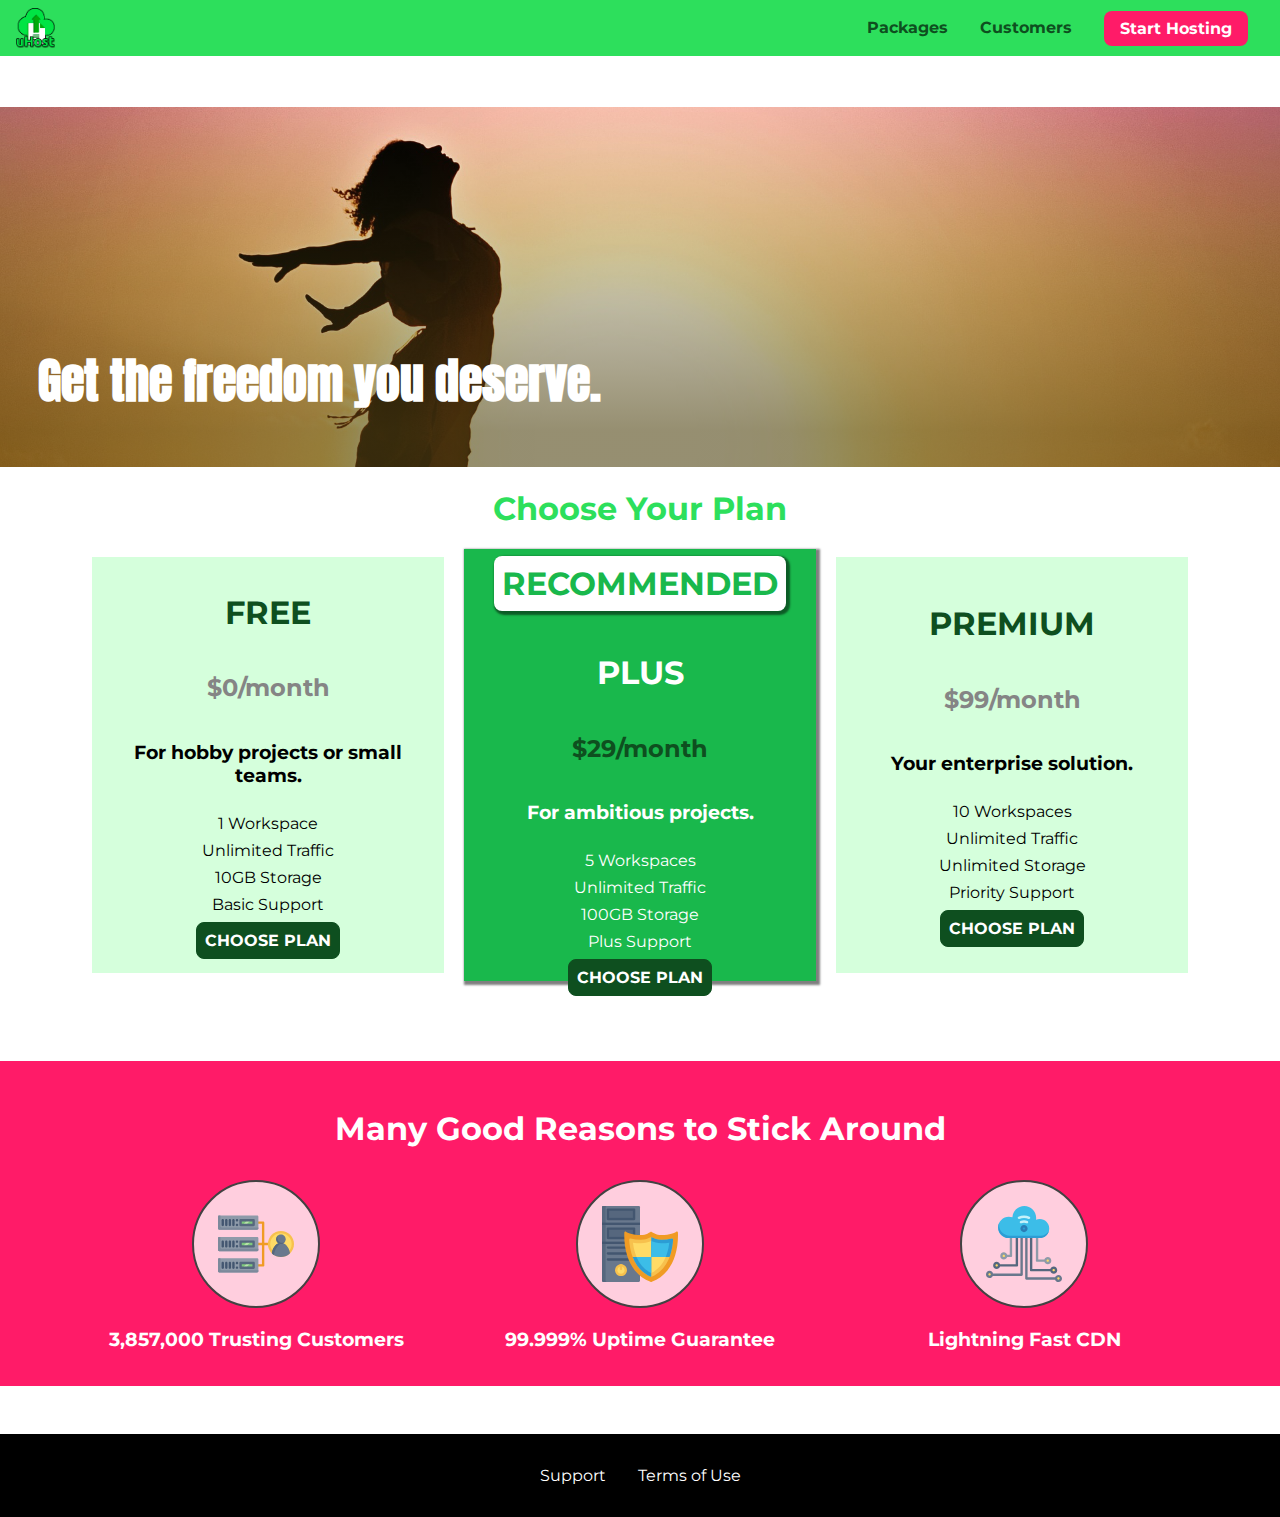
<file: mounts/uhost/index.html>
<!DOCTYPE html>
<html lang="en">

<head>
    <meta charset="UTF-8">
    <meta http-equiv="X-UA-Compatible" content="ie=edge">
    <meta name="viewport" content="width=device-width, initial-scale=1.0">
    <title>uHost</title>
    <link rel="shortcut icon" href="favicon.png">
    <link rel="stylesheet" href="shared.css">
    <link rel="stylesheet" href="main.css">
</head>

<body>
    <div class="backdrop"></div>
    <div class="modal">
        <h1 class="modal__title">Do you want to continue?</h1>
        <div class="modal__actions">
            <a href="start-hosting/index.html" class="modal__action">Yes!</a>
            <button class="modal__action modal__action--negative" type="button">No!</button>
        </div>
    </div>
    <header class="main-header">
        <div>
            <button class="toggle-button">
                <span class="toggle-button__bar"></span>
                <span class="toggle-button__bar"></span>
                <span class="toggle-button__bar"></span>
            </button>
            <a href="index.html" class="main-header__brand">
                <img src="images/uhost-icon.png" alt="uHost - Your favorite hosting company">
            </a>
        </div>
        <nav class="main-nav">
            <ul class="main-nav__items">
                <li class="main-nav__item">
                    <a href="packages/index.html">Packages</a>
                </li>
                <li class="main-nav__item">
                    <a href="customers/index.html">Customers</a>
                </li>
                <li class="main-nav__item main-nav__item--cta">
                    <a href="start-hosting/index.html">Start Hosting</a>
                </li>
            </ul>
        </nav>
    </header>
    <nav class="mobile-nav">
        <ul class="mobile-nav__items">
            <li class="mobile-nav__item">
                <a href="packages/index.html">Packages</a>
            </li>
            <li class="mobile-nav__item">
                <a href="customers/index.html">Customers</a>
            </li>
            <li class="mobile-nav__item mobile-nav__item--cta">
                <a href="start-hosting/index.html">Start Hosting</a>
            </li>
        </ul>
    </nav>
    <main>
        <section id="product-overview">
            <h1>Get the freedom you deserve.</h1>
        </section>
        <section id="plans">
            <h1 class="section-title">Choose Your Plan</h1>
            <div class="plan__list">
                <article class="plan">
                    <h1 class="plan__title">FREE</h1>
                    <h2 class="plan__price">$0/month</h2>
                    <h3>For hobby projects or small teams.</h3>
                    <ul class="plan__features">
                        <li class="plan__feature">1 Workspace</li>
                        <li class="plan__feature">Unlimited Traffic</li>
                        <li class="plan__feature">10GB Storage</li>
                        <li class="plan__feature">Basic Support</li>
                    </ul>
                    <div>
                        <button class="button">CHOOSE PLAN</button>
                    </div>
                </article>
                <article class="plan plan--highlighted">
                    <h1 class="plan__annotation">RECOMMENDED</h1>
                    <h1 class="plan__title">PLUS</h1>
                    <h2 class="plan__price">$29/month</h2>
                    <h3>For ambitious projects.</h3>
                    <ul class="plan__features">
                        <li class="plan__feature">5 Workspaces</li>
                        <li class="plan__feature">Unlimited Traffic</li>
                        <li class="plan__feature">100GB Storage</li>
                        <li class="plan__feature">Plus Support</li>
                    </ul>
                    <div>
                        <button class="button">CHOOSE PLAN</button>
                    </div>
                </article>
                <article class="plan">
                    <h1 class="plan__title">PREMIUM</h1>
                    <h2 class="plan__price">$99/month</h2>
                    <h3>Your enterprise solution.</h3>
                    <ul class="plan__features">
                        <li class="plan__feature">10 Workspaces</li>
                        <li class="plan__feature">Unlimited Traffic</li>
                        <li class="plan__feature">Unlimited Storage</li>
                        <li class="plan__feature">Priority Support</li>
                    </ul>
                    <div>
                        <button class="button">CHOOSE PLAN</button>
                    </div>
                </article>
            </div>
        </section>
        <section id="key-features">
            <h1 class="section-title">Many Good Reasons to Stick Around</h1>
            <ul class="key-feature__list">
                <li class="key-feature">
                    <div class="key-feature__image">
                        <svg viewBox="0 0 512 512">
                            <path style="fill:#F09B24;" d="M344,248h-32V112c0-4.418-3.582-8-8-8h-40c-4.418,0-8,3.582-8,8s3.582,8,8,8h32v128h-32  c-4.418,0-8,3.582-8,8s3.582,8,8,8h32v128h-32c-4.418,0-8,3.582-8,8s3.582,8,8,8h40c4.418,0,8-3.582,8-8V264h32c4.418,0,8-3.582,8-8  S348.418,248,344,248z"
                            />
                            <path style="fill:#8E9AA9;" d="M264,64H8c-4.418,0-8,3.582-8,8v80c0,4.418,3.582,8,8,8h256c4.418,0,8-3.582,8-8V72  C272,67.582,268.418,64,264,64z"
                            />
                            <path style="fill:#7C899B;" d="M24,144c-4.418,0-8-3.582-8-8V64H8c-4.418,0-8,3.582-8,8v80c0,4.418,3.582,8,8,8h256  c4.418,0,8-3.582,8-8v-8H24z"
                            />
                            <rect x="152" y="96" style="fill:#B8E3A8;" width="88" height="32" />
                            <g>
                                <polygon style="fill:#7EC97D;" points="152,96 152,128 166,128 198,96  " />
                                <polygon style="fill:#7EC97D;" points="220,96 188,128 240,128 240,96  " />
                            </g>
                            <path style="fill:#56677E;" d="M240,136h-88c-4.418,0-8-3.582-8-8V96c0-4.418,3.582-8,8-8h88c4.418,0,8,3.582,8,8v32  C248,132.418,244.418,136,240,136z M160,120h72v-16h-72V120z"
                            />
                            <g>
                                <path style="fill:#435670;" d="M32,136c-4.418,0-8-3.582-8-8V96c0-4.418,3.582-8,8-8s8,3.582,8,8v32C40,132.418,36.418,136,32,136z   "
                                />
                                <path style="fill:#435670;" d="M56,136c-4.418,0-8-3.582-8-8V96c0-4.418,3.582-8,8-8s8,3.582,8,8v32C64,132.418,60.418,136,56,136z   "
                                />
                                <path style="fill:#435670;" d="M80,136c-4.418,0-8-3.582-8-8V96c0-4.418,3.582-8,8-8s8,3.582,8,8v32C88,132.418,84.418,136,80,136z   "
                                />
                                <path style="fill:#435670;" d="M104,136c-4.418,0-8-3.582-8-8V96c0-4.418,3.582-8,8-8s8,3.582,8,8v32   C112,132.418,108.418,136,104,136z"
                                />
                                <path style="fill:#435670;" d="M128,105c-4.418,0-8-3.582-8-8v-1c0-4.418,3.582-8,8-8s8,3.582,8,8v1   C136,101.418,132.418,105,128,105z"
                                />
                                <path style="fill:#435670;" d="M128,136c-4.418,0-8-3.582-8-8v-1c0-4.418,3.582-8,8-8s8,3.582,8,8v1   C136,132.418,132.418,136,128,136z"
                                />
                            </g>
                            <path style="fill:#8E9AA9;" d="M264,208H8c-4.418,0-8,3.582-8,8v80c0,4.418,3.582,8,8,8h256c4.418,0,8-3.582,8-8v-80  C272,211.582,268.418,208,264,208z"
                            />
                            <path style="fill:#7C899B;" d="M24,288c-4.418,0-8-3.582-8-8v-72H8c-4.418,0-8,3.582-8,8v80c0,4.418,3.582,8,8,8h256  c4.418,0,8-3.582,8-8v-8H24z"
                            />
                            <rect x="152" y="240" style="fill:#B8E3A8;" width="88" height="32" />
                            <g>
                                <polygon style="fill:#7EC97D;" points="152,240 152,272 166,272 198,240  " />
                                <polygon style="fill:#7EC97D;" points="220,240 188,272 240,272 240,240  " />
                            </g>
                            <path style="fill:#56677E;" d="M240,280h-88c-4.418,0-8-3.582-8-8v-32c0-4.418,3.582-8,8-8h88c4.418,0,8,3.582,8,8v32  C248,276.418,244.418,280,240,280z M160,264h72v-16h-72V264z"
                            />
                            <g>
                                <path style="fill:#435670;" d="M32,280c-4.418,0-8-3.582-8-8v-32c0-4.418,3.582-8,8-8s8,3.582,8,8v32C40,276.418,36.418,280,32,280   z"
                                />
                                <path style="fill:#435670;" d="M56,280c-4.418,0-8-3.582-8-8v-32c0-4.418,3.582-8,8-8s8,3.582,8,8v32C64,276.418,60.418,280,56,280   z"
                                />
                                <path style="fill:#435670;" d="M80,280c-4.418,0-8-3.582-8-8v-32c0-4.418,3.582-8,8-8s8,3.582,8,8v32C88,276.418,84.418,280,80,280   z"
                                />
                                <path style="fill:#435670;" d="M104,280c-4.418,0-8-3.582-8-8v-32c0-4.418,3.582-8,8-8s8,3.582,8,8v32   C112,276.418,108.418,280,104,280z"
                                />
                                <path style="fill:#435670;" d="M128,249c-4.418,0-8-3.582-8-8v-1c0-4.418,3.582-8,8-8s8,3.582,8,8v1   C136,245.418,132.418,249,128,249z"
                                />
                                <path style="fill:#435670;" d="M128,280c-4.418,0-8-3.582-8-8v-1c0-4.418,3.582-8,8-8s8,3.582,8,8v1   C136,276.418,132.418,280,128,280z"
                                />
                            </g>
                            <path style="fill:#8E9AA9;" d="M264,352H8c-4.418,0-8,3.582-8,8v80c0,4.418,3.582,8,8,8h256c4.418,0,8-3.582,8-8v-80  C272,355.582,268.418,352,264,352z"
                            />
                            <path style="fill:#7C899B;" d="M24,432c-4.418,0-8-3.582-8-8v-72H8c-4.418,0-8,3.582-8,8v80c0,4.418,3.582,8,8,8h256  c4.418,0,8-3.582,8-8v-8H24z"
                            />
                            <rect x="152" y="384" style="fill:#B8E3A8;" width="88" height="32" />
                            <g>
                                <polygon style="fill:#7EC97D;" points="152,384 152,416 166,416 198,384  " />
                                <polygon style="fill:#7EC97D;" points="220,384 188,416 240,416 240,384  " />
                            </g>
                            <path style="fill:#56677E;" d="M240,424h-88c-4.418,0-8-3.582-8-8v-32c0-4.418,3.582-8,8-8h88c4.418,0,8,3.582,8,8v32  C248,420.418,244.418,424,240,424z M160,408h72v-16h-72V408z"
                            />
                            <g>
                                <path style="fill:#435670;" d="M32,424c-4.418,0-8-3.582-8-8v-32c0-4.418,3.582-8,8-8s8,3.582,8,8v32C40,420.418,36.418,424,32,424   z"
                                />
                                <path style="fill:#435670;" d="M56,424c-4.418,0-8-3.582-8-8v-32c0-4.418,3.582-8,8-8s8,3.582,8,8v32C64,420.418,60.418,424,56,424   z"
                                />
                                <path style="fill:#435670;" d="M80,424c-4.418,0-8-3.582-8-8v-32c0-4.418,3.582-8,8-8s8,3.582,8,8v32C88,420.418,84.418,424,80,424   z"
                                />
                                <path style="fill:#435670;" d="M104,424c-4.418,0-8-3.582-8-8v-32c0-4.418,3.582-8,8-8s8,3.582,8,8v32   C112,420.418,108.418,424,104,424z"
                                />
                                <path style="fill:#435670;" d="M128,393c-4.418,0-8-3.582-8-8v-1c0-4.418,3.582-8,8-8s8,3.582,8,8v1   C136,389.418,132.418,393,128,393z"
                                />
                                <path style="fill:#435670;" d="M128,424c-4.418,0-8-3.582-8-8v-1c0-4.418,3.582-8,8-8s8,3.582,8,8v1   C136,420.418,132.418,424,128,424z"
                                />
                            </g>
                            <path style="fill:#F7C14D;" d="M424,168c-48.523,0-88,39.477-88,88s39.477,88,88,88s88-39.477,88-88S472.523,168,424,168z" />
                            <path style="fill:#FFDB66;" d="M424,184c-39.701,0-72,32.299-72,72s32.299,72,72,72s72-32.299,72-72S463.701,184,424,184z" />
                            <path style="fill:#69788D;" d="M484.893,314.16C476.393,274.588,451.922,248,424,248s-52.393,26.588-60.893,66.16  c-0.605,2.82,0.354,5.749,2.511,7.664C381.731,336.124,402.465,344,424,344s42.269-7.876,58.381-22.176  C484.539,319.909,485.498,316.98,484.893,314.16z"
                            />
                            <path style="fill:#56677E;" d="M434.053,249.171C430.768,248.403,427.411,248,424,248c-27.922,0-52.393,26.588-60.893,66.16  c-0.605,2.82,0.354,5.749,2.511,7.664c3.383,3.002,6.979,5.703,10.734,8.125C384.904,286.243,407.373,255.378,434.053,249.171z"
                            />
                            <path style="fill:#69788D;" d="M424,192c-17.645,0-32,14.355-32,32s14.355,32,32,32s32-14.355,32-32S441.645,192,424,192z" />
                            <path style="fill:#56677E;" d="M432,248c-17.645,0-32-14.355-32-32c0-6.783,2.128-13.076,5.742-18.258  C397.444,203.53,392,213.138,392,224c0,17.645,14.355,32,32,32c10.862,0,20.471-5.444,26.258-13.742  C445.076,245.872,438.783,248,432,248z"
                            />

                        </svg>
                    </div>
                    <p class="key-feature__description">3,857,000 Trusting Customers</p>
                </li>
                <li class="key-feature">
                    <div class="key-feature__image">
                        <svg viewBox="0 0 512 512">
                            <path style="fill:#69788D;" d="M248,0H8C3.582,0,0,3.582,0,8v496c0,4.418,3.582,8,8,8h240c4.418,0,8-3.582,8-8V8  C256,3.582,252.418,0,248,0z"
                            />
                            <path style="fill:#56677E;" d="M24,504V8c0-4.418,3.582-8,8-8H8C3.582,0,0,3.582,0,8v496c0,4.418,3.582,8,8,8h24  C27.582,512,24,508.418,24,504z"
                            />
                            <g>
                                <rect x="0" y="112" style="fill:#435670;" width="256" height="16" />
                                <rect x="0" y="240" style="fill:#435670;" width="256" height="16" />
                            </g>
                            <path style="fill:#F7C14D;" d="M128,392c-22.056,0-40,17.944-40,40s17.944,40,40,40s40-17.944,40-40S150.056,392,128,392z" />
                            <path style="fill:#FFDB66;" d="M128,408c-13.233,0-24,10.767-24,24s10.767,24,24,24s24-10.767,24-24S141.233,408,128,408z" />
                            <path style="fill:#F7C14D;" d="M128,392c-2.739,0-5.414,0.278-8,0.805V424c0,4.418,3.582,8,8,8c4.418,0,8-3.582,8-8v-31.195  C133.414,392.278,130.739,392,128,392z"
                            />
                            <g>
                                <path style="fill:#435670;" d="M216,288H40c-4.418,0-8-3.582-8-8s3.582-8,8-8h176c4.418,0,8,3.582,8,8S220.418,288,216,288z"
                                />
                                <path style="fill:#435670;" d="M216,328H40c-4.418,0-8-3.582-8-8s3.582-8,8-8h176c4.418,0,8,3.582,8,8S220.418,328,216,328z"
                                />
                                <path style="fill:#435670;" d="M216,368H40c-4.418,0-8-3.582-8-8s3.582-8,8-8h176c4.418,0,8,3.582,8,8S220.418,368,216,368z"
                                />
                                <path style="fill:#435670;" d="M216,16H40c-4.418,0-8,3.582-8,8v64c0,4.418,3.582,8,8,8h176c4.418,0,8-3.582,8-8V24   C224,19.582,220.418,16,216,16z"
                                />
                            </g>
                            <rect x="48" y="32" style="fill:#56677E;" width="160" height="48" />
                            <path style="fill:#435670;" d="M216,144H40c-4.418,0-8,3.582-8,8v64c0,4.418,3.582,8,8,8h176c4.418,0,8-3.582,8-8v-64  C224,147.582,220.418,144,216,144z"
                            />
                            <rect x="48" y="160" style="fill:#56677E;" width="160" height="48" />
                            <path style="fill:#F09B24;" d="M511.747,180.237c-0.194-6.537-8.107-10.107-13.135-5.894c-5.6,4.693-42.904,21.282-98.514,21.282  c-33.45,0-64.625-20.999-64.929-21.206c-2.9-1.991-6.764-1.85-9.512,0.346c-2.677,2.135-27.201,20.86-63.793,20.86  c-55.607,0-92.914-16.589-98.515-21.282c-5.028-4.211-12.941-0.645-13.135,5.894c-1.634,54.834,4.655,105.941,18.693,151.903  c12.096,39.604,29.759,74.047,52.497,102.373c27.538,34.304,62.743,59.882,104.66,76.045c3.069,1.918,6.757,1.921,9.83,0  c41.917-16.163,77.122-41.741,104.66-76.045c22.738-28.326,40.401-62.77,52.497-102.373  C507.092,286.179,513.381,235.071,511.747,180.237z"
                            />
                            <path style="fill:#F7C14D;" d="M476.21,221.226c-1.953-1.631-4.568-2.235-7.036-1.628c-21.686,5.327-44.926,8.028-69.075,8.028  c-25.926,0-49.633-8.975-64.955-16.504c-2.307-1.134-5.016-1.091-7.284,0.116c-14.059,7.477-36.919,16.388-65.994,16.388  c-24.153,0-47.394-2.701-69.075-8.028c-5.155-1.268-10.221,2.966-9.894,8.261c2.077,33.693,7.668,65.635,16.616,94.935  c22.774,74.565,66.139,126.334,128.888,153.868c2.032,0.891,4.397,0.891,6.43,0c61.777-27.107,104.716-78.876,127.62-153.868  c8.948-29.3,14.539-61.241,16.616-94.935C479.224,225.319,478.163,222.856,476.21,221.226z"
                            />
                            <path style="fill:#FFDB66;" d="M331.609,451.727c-52.604-25.289-89.304-70.987-109.144-135.944  c-6.532-21.39-11.162-44.336-13.82-68.447c17.133,2.852,34.952,4.291,53.22,4.291c29.394,0,53.376-7.793,69.978-15.561  c17.44,7.736,41.656,15.561,68.256,15.561c18.267,0,36.085-1.439,53.219-4.291c-2.659,24.112-7.288,47.06-13.82,68.448  C419.545,381.108,383.27,426.805,331.609,451.727z"
                            />
                            <g>
                                <path style="fill:#2C9DD4;" d="M479.066,227.858c0.157-2.539-0.903-5.002-2.856-6.633s-4.568-2.235-7.036-1.628   c-21.686,5.327-44.926,8.028-69.075,8.028c-25.926,0-49.633-8.975-64.955-16.504c-1.057-0.52-2.2-0.78-3.345-0.806l-0.072,133.351   h123.601c2.556-6.746,4.933-13.702,7.123-20.874C471.398,293.493,476.989,261.552,479.066,227.858z"
                                />
                                <path style="fill:#2C9DD4;" d="M206.658,343.667c24.153,63.42,65.028,108.108,121.743,132.995c1.031,0.452,2.147,0.673,3.263,0.666   l0.063-133.661H206.658z"
                                />
                            </g>
                            <g>
                                <path style="fill:#3CBDE8;" d="M439.497,315.783c6.532-21.389,11.161-44.336,13.82-68.448c-17.134,2.852-34.952,4.291-53.219,4.291   c-26.6,0-50.815-7.824-68.256-15.561l-0.116,107.601h97.758C433.179,334.807,436.524,325.518,439.497,315.783z"
                                />
                                <path style="fill:#3CBDE8;" d="M232.523,343.667c21.144,50.298,54.363,86.56,99.087,108.06l0.117-108.06H232.523z" />
                            </g>
                        </svg>
                    </div>
                    <p class="key-feature__description">99.999% Uptime Guarantee</p>
                </li>
                <li class="key-feature">
                    <div class="key-feature__image">
                        <svg viewBox="0 0 512 512">
                            <path style="fill:#8E9AA9;" d="M168,200c-4.418,0-8,3.582-8,8v120h-17.376c-3.302-9.311-12.194-16-22.624-16  c-13.234,0-24,10.767-24,24s10.766,24,24,24c10.429,0,19.321-6.689,22.624-16H168c4.418,0,8-3.582,8-8V208  C176,203.582,172.418,200,168,200z"
                            />
                            <path style="fill:#FFDB66;" d="M120,328c-4.411,0-8,3.589-8,8s3.589,8,8,8s8-3.589,8-8S124.411,328,120,328z" />
                            <path style="fill:#56677E;" d="M208,200c-4.418,0-8,3.582-8,8v184H94.624C91.322,382.689,82.43,376,72,376  c-13.234,0-24,10.767-24,24s10.766,24,24,24c10.429,0,19.321-6.689,22.624-16H208c4.418,0,8-3.582,8-8V208  C216,203.582,212.418,200,208,200z"
                            />
                            <path style="fill:#FFDB66;" d="M72,392c-4.411,0-8,3.589-8,8s3.589,8,8,8s8-3.589,8-8S76.411,392,72,392z" />
                            <path style="fill:#69788D;" d="M240,208c-4.418,0-8,3.582-8,8v239H47.24c-2.671-10.34-12.078-18-23.24-18c-13.234,0-24,10.767-24,24  s10.766,24,24,24c9.666,0,18.009-5.747,21.809-14H240c4.418,0,8-3.582,8-8V216C248,211.582,244.418,208,240,208z"
                            />
                            <path style="fill:#FFDB66;" d="M24,453c-4.411,0-8,3.589-8,8s3.589,8,8,8s8-3.589,8-8S28.411,453,24,453z" />
                            <path style="fill:#69788D;" d="M488,464c-10.429,0-19.321,6.689-22.624,16H280V208c0-4.418-3.582-8-8-8s-8,3.582-8,8v280  c0,4.418,3.582,8,8,8h193.376c3.302,9.311,12.194,16,22.624,16c13.234,0,24-10.767,24-24S501.234,464,488,464z"
                            />
                            <path style="fill:#FFDB66;" d="M488,480c-4.411,0-8,3.589-8,8s3.589,8,8,8s8-3.589,8-8S492.411,480,488,480z" />
                            <path style="fill:#56677E;" d="M456,408c-10.429,0-19.321,6.689-22.624,16H312V208c0-4.418-3.582-8-8-8s-8,3.582-8,8v224  c0,4.418,3.582,8,8,8h129.376c3.302,9.311,12.194,16,22.624,16c13.234,0,24-10.767,24-24S469.234,408,456,408z"
                            />
                            <path style="fill:#FFDB66;" d="M456,424c-4.411,0-8,3.589-8,8s3.589,8,8,8s8-3.589,8-8S460.411,424,456,424z" />
                            <path style="fill:#8E9AA9;" d="M416,344c-10.429,0-19.321,6.689-22.624,16H352V208c0-4.418-3.582-8-8-8s-8,3.582-8,8v160  c0,4.418,3.582,8,8,8h49.376c3.302,9.311,12.194,16,22.624,16c13.234,0,24-10.767,24-24S429.234,344,416,344z"
                            />
                            <path style="fill:#FFDB66;" d="M416,360c-4.411,0-8,3.589-8,8s3.589,8,8,8s8-3.589,8-8S420.411,360,416,360z" />
                            <path style="fill:#3CBDE8;" d="M362,88c-8.741,0-17.231,1.751-25.06,5.085C337.646,88.797,338,84.43,338,80  c0-44.112-35.888-80-80-80c-42.823,0-77.895,33.816-79.909,76.149C170.393,73.415,162.244,72,154,72c-39.701,0-72,32.299-72,72  s32.299,72,72,72h208c35.29,0,64-28.71,64-64S397.29,88,362,88z"
                            />
                            <path style="fill:#2C9DD4;" d="M368,200H160c-39.701,0-72-32.299-72-72c0-5.863,0.721-11.559,2.05-17.019  C84.918,120.88,82,132.102,82,144c0,39.701,32.299,72,72,72h208c30.389,0,55.88-21.296,62.379-49.743  C413.565,186.327,392.352,200,368,200z"
                            />
                            <path style="fill:#2A7DB5;" d="M256,128c-13.234,0-24,10.767-24,24s10.766,24,24,24c13.233,0,24-10.767,24-24S269.233,128,256,128z"
                            />
                            <path style="fill:#2C9DD4;" d="M256,144c-4.411,0-8,3.589-8,8s3.589,8,8,8c4.411,0,8-3.589,8-8S260.411,144,256,144z" />
                            <g>
                                <path style="fill:#C5F1FA;" d="M221.755,87.695c-2.994,0-5.864-1.688-7.233-4.572c-1.894-3.991-0.194-8.763,3.798-10.657   C230.157,66.849,242.834,64,256,64c13.166,0,25.844,2.849,37.68,8.466c3.992,1.895,5.692,6.666,3.798,10.657   s-6.666,5.692-10.657,3.798C277.144,82.328,266.774,80,256,80c-10.774,0-21.144,2.328-30.821,6.921   C224.072,87.446,222.904,87.695,221.755,87.695z"
                                />
                                <path style="fill:#C5F1FA;" d="M276.545,116.618c-1.148,0-2.316-0.249-3.424-0.774C267.745,113.293,261.985,112,256,112   c-5.985,0-11.745,1.293-17.121,3.844c-3.991,1.895-8.763,0.192-10.657-3.798c-1.894-3.992-0.193-8.764,3.798-10.657   C239.557,97.813,247.625,96,256,96c8.376,0,16.444,1.813,23.98,5.389c3.991,1.894,5.692,6.665,3.798,10.657   C282.41,114.93,279.539,116.618,276.545,116.618z"
                                />
                            </g>

                        </svg>
                    </div>
                    <p class="key-feature__description">Lightning Fast CDN</p>
                </li>
            </ul>
        </section>
    </main>
    <footer class="main-footer">
        <nav>
            <ul class="main-footer__links">
                <li class="main-footer__link">
                    <a href="#">Support</a>
                </li>
                <li class="main-footer__link">
                    <a href="#">Terms of Use</a>
                </li>
            </ul>
        </nav>
    </footer>
    <script src="shared.js"></script>
</body>

</html>
</file>
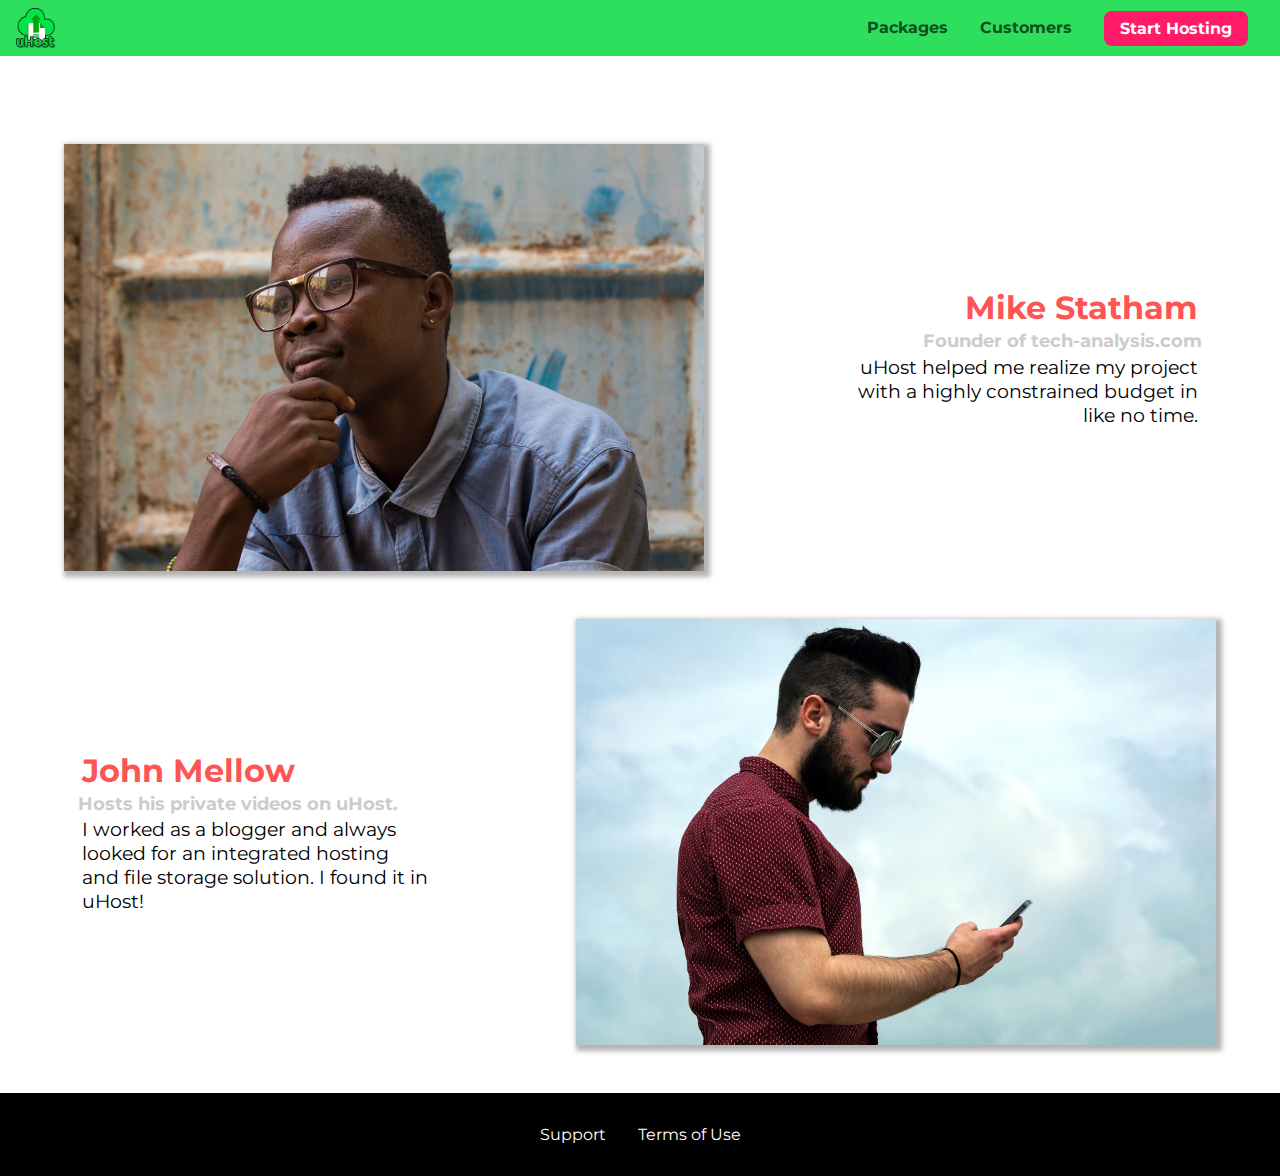
<file: mounts/uhost/customers/index.html>
<!DOCTYPE html>
<html lang="en">

<head>
    <meta charset="UTF-8">
    <meta name="viewport" content="width=device-width, initial-scale=1.0">
    <meta http-equiv="X-UA-Compatible" content="ie=edge">
    <title>uHost Customers</title>
    <link rel="shortcut icon" href="../favicon.png">
    <link rel="stylesheet" href="../shared.css">
    <link rel="stylesheet" href="customers.css">
</head>

<body>
    <div class="backdrop"></div>
    <header class="main-header">
        <div>
            <button class="toggle-button">
                <span class="toggle-button__bar"></span>
                <span class="toggle-button__bar"></span>
                <span class="toggle-button__bar"></span>
            </button>
            <a href="../index.html" class="main-header__brand">
                <img src="../images/uhost-icon.png" alt="uHost - Your favorite hosting company">
            </a>
        </div>
        <nav class="main-nav">
            <ul class="main-nav__items">
                <li class="main-nav__item">
                    <a href="../packages/index.html">Packages</a>
                </li>
                <li class="main-nav__item">
                    <a href="index.html">Customers</a>
                </li>
                <li class="main-nav__item main-nav__item--cta">
                    <a href="../start-hosting/index.html">Start Hosting</a>
                </li>
            </ul>
        </nav>
    </header>
    <nav class="mobile-nav">
        <ul class="mobile-nav__items">
            <li class="mobile-nav__item">
                <a href="../packages/index.html">Packages</a>
            </li>
            <li class="mobile-nav__item">
                <a href="index.html">Customers</a>
            </li>
            <li class="mobile-nav__item mobile-nav__item--cta">
                <a href="../start-hosting/index.html">Start Hosting</a>
            </li>
        </ul>
    </nav>
    <main>
        <div>
            <div class="testimonial" id="customer-1">
                <div class="testimonial__image-container">
                    <img src="../images/customer-1.jpg" alt="Mike Statham - Customer" class="testimonial__image">
                </div>
                <div class="testimonial__info">
                    <h1 class="testimonial__name">Mike Statham</h1>
                    <h2 class="testimonial__subtitle">Founder of
                        <a href="tech-analysis.com">tech-analysis.com</a>
                    </h2>
                    <p class="testimonial__text">uHost helped me realize my project with a highly constrained budget in like no time.</p>
                </div>
            </div>
            <div class="testimonial" id="customer-2">

                <div class="testimonial__info">
                    <h1 class="testimonial__name">John Mellow</h1>
                    <h2 class="testimonial__subtitle">Hosts his private videos on uHost.
                    </h2>
                    <p class="testimonial__text">I worked as a blogger and always looked for an integrated hosting and file storage solution. I found
                        it in uHost!
                    </p>
                </div>
                <div class="testimonial__image-container">
                    <img src="../images/customer-2.jpg" alt="John Mellow - Customer" class="testimonial__image">
                </div>
            </div>
        </div>
    </main>
    <footer class="main-footer">
        <nav>
            <ul class="main-footer__links">
                <li class="main-footer__link">
                    <a href="#">Support</a>
                </li>
                <li class="main-footer__link">
                    <a href="#">Terms of Use</a>
                </li>
            </ul>
        </nav>
    </footer>
    <script src="../shared.js"></script>
</body>

</html>
</file>
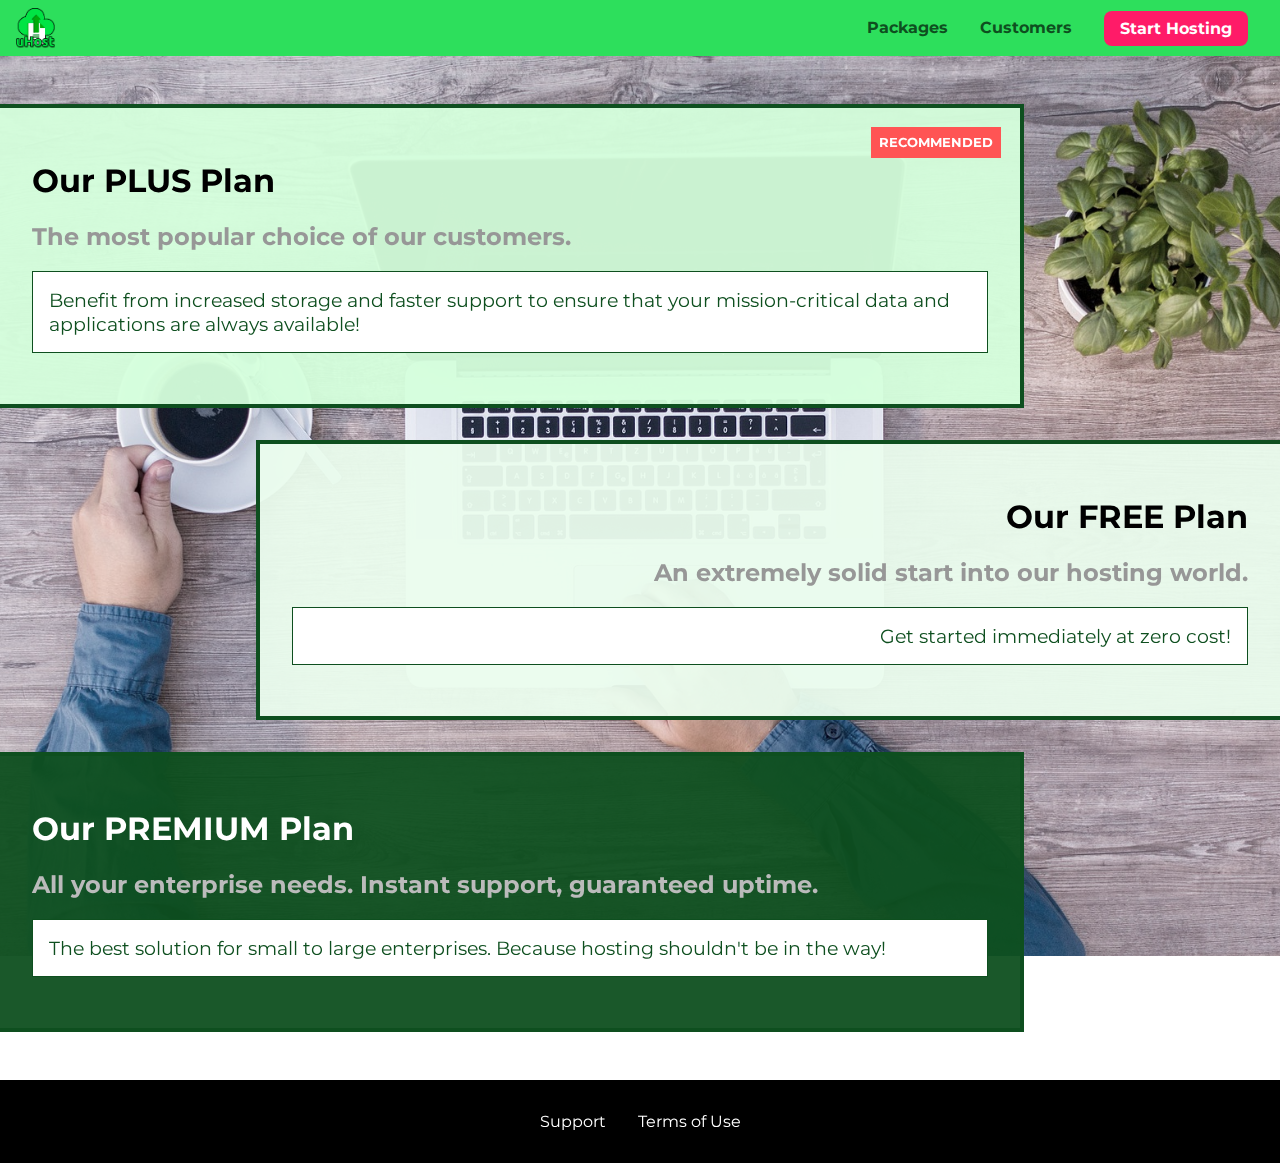
<file: mounts/uhost/packages/index.html>
<!DOCTYPE html>
<html lang="en">

<head>
    <meta charset="UTF-8">
    <meta http-equiv="X-UA-Compatible" content="ie=edge">
    <meta name="viewport" content="width=device-width, initial-scale=1.0">
    <title>uHost</title>
    <link rel="shortcut icon" href="../favicon.png">
    <link rel="stylesheet" href="../shared.css">
    <link rel="stylesheet" href="packages.css">
</head>

<body>
    <div class="backdrop"></div>
    <div class="background"></div>
    <header class="main-header">
        <div>
            <button class="toggle-button">
                <span class="toggle-button__bar"></span>
                <span class="toggle-button__bar"></span>
                <span class="toggle-button__bar"></span>
            </button>
            <a href="../index.html" class="main-header__brand">
                <img src="../images/uhost-icon.png" alt="uHost - Your favorite hosting company">
            </a>
        </div>
        <nav class="main-nav">
            <ul class="main-nav__items">
                <li class="main-nav__item">
                    <a href="index.html">Packages</a>
                </li>
                <li class="main-nav__item">
                    <a href="../customers/index.html">Customers</a>
                </li>
                <li class="main-nav__item main-nav__item--cta">
                    <a href="../start-hosting/index.html">Start Hosting</a>
                </li>
            </ul>
        </nav>
    </header>
    <nav class="mobile-nav">
        <ul class="mobile-nav__items">
            <li class="mobile-nav__item">
                <a href="index.html">Packages</a>
            </li>
            <li class="mobile-nav__item">
                <a href="../customers/index.html">Customers</a>
            </li>
            <li class="mobile-nav__item mobile-nav__item--cta">
                <a href="../start-hosting/index.html">Start Hosting</a>
            </li>
        </ul>
    </nav>
    <main>
        <section class="package" id="plus">
            <a href="#">
                <h1 class="package__title">Our PLUS Plan</h1>
                <h2 class="package__badge">RECOMMENDED</h2>
                <h2 class="package__subtitle">The most popular choice of our customers.</h2>
                <p class="package__info">Benefit from increased storage and faster support to ensure that your mission-critical data and applications
                    are always available!</p>
            </a>
        </section>
        <section class="package" id="free">
            <a href="#">
                <h1 class="package__title">Our FREE Plan</h1>
                <h2 class="package__subtitle">An extremely solid start into our hosting world.</h2>
                <p class="package__info">Get started immediately at zero cost!</p>
            </a>
        </section>
        <div class="clearfix"></div>
        <section class="package" id="premium">
            <a href="#">
                <h1 class="package__title">Our PREMIUM Plan</h1>
                <h2 class="package__subtitle">All your enterprise needs. Instant support, guaranteed uptime. </h2>
                <p class="package__info">The best solution for small to large enterprises. Because hosting shouldn't be in the way!</p>
            </a>
        </section>
    </main>
    <footer class="main-footer">
        <nav>
            <ul class="main-footer__links">
                <li class="main-footer__link">
                    <a href="#">Support</a>
                </li>
                <li class="main-footer__link">
                    <a href="#">Terms of Use</a>
                </li>
            </ul>
        </nav>
    </footer>
    <script src="../shared.js"></script>
</body>

</html>
</file>
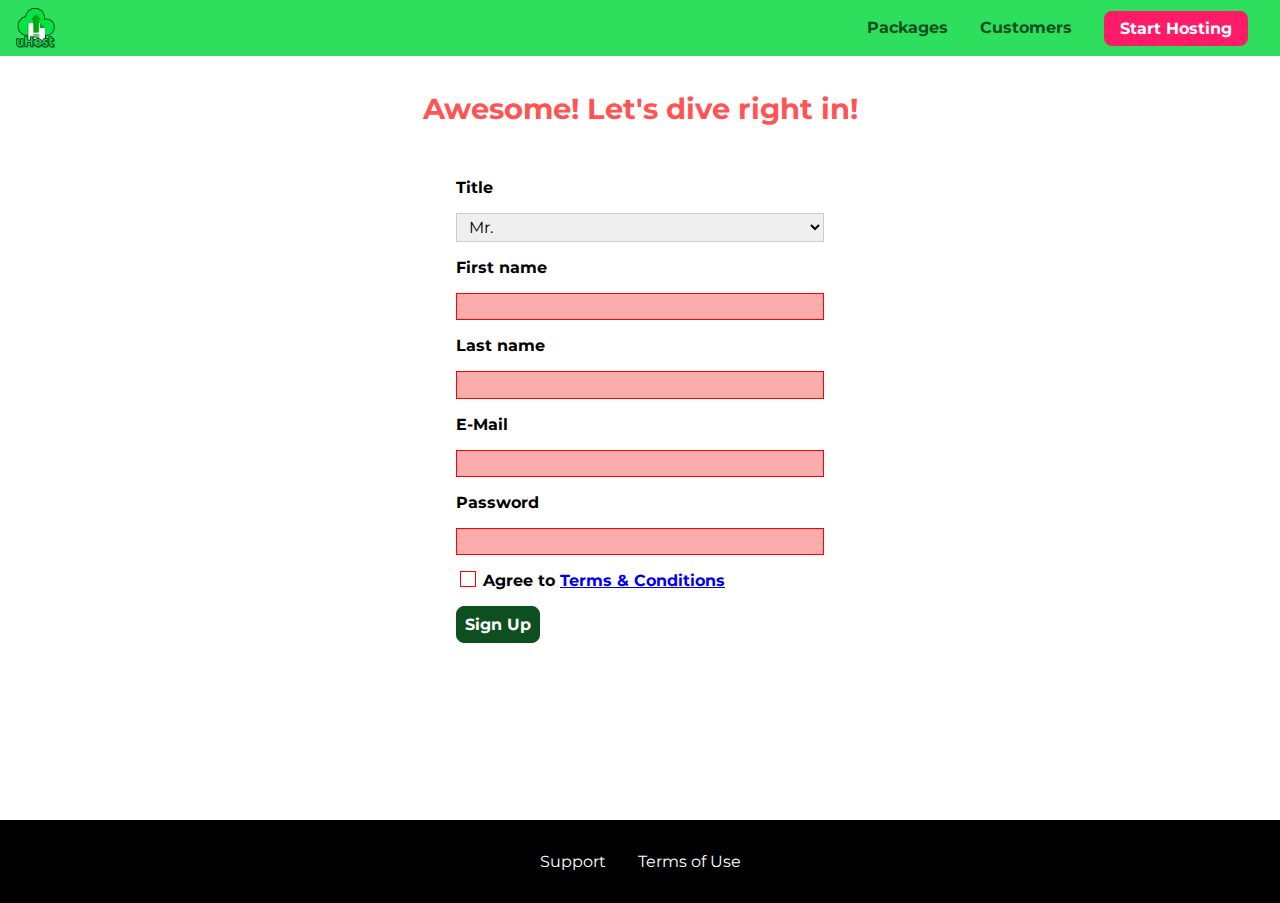
<file: mounts/uhost/start-hosting/index.html>
<!DOCTYPE html>
<html lang="en">

<head>
    <meta charset="UTF-8">
    <meta name="viewport" content="width=device-width, initial-scale=1.0">
    <meta http-equiv="X-UA-Compatible" content="ie=edge">
    <title>uHost Signup</title>
    <link rel="shortcut icon" href="../favicon.png">
    <link rel="stylesheet" href="../shared.css">
    <link rel="stylesheet" href="start-hosting.css">
</head>

<body>
    <div class="backdrop"></div>
    <header class="main-header">
        <div>
            <button class="toggle-button">
                <span class="toggle-button__bar"></span>
                <span class="toggle-button__bar"></span>
                <span class="toggle-button__bar"></span>
            </button>
            <a href="../index.html" class="main-header__brand">
                <img src="../images/uhost-icon.png" alt="uHost - Your favorite hosting company">
            </a>
        </div>
        <nav class="main-nav">
            <ul class="main-nav__items">
                <li class="main-nav__item">
                    <a href="../packages/index.html">Packages</a>
                </li>
                <li class="main-nav__item">
                    <a href="../customers/index.html">Customers</a>
                </li>
                <li class="main-nav__item main-nav__item--cta">
                    <a href="index.html">Start Hosting</a>
                </li>
            </ul>
        </nav>
    </header>
    <nav class="mobile-nav">
        <ul class="mobile-nav__items">
            <li class="mobile-nav__item">
                <a href="../packages/index.html">Packages</a>
            </li>
            <li class="mobile-nav__item">
                <a href="../customers/index.html">Customers</a>
            </li>
            <li class="mobile-nav__item mobile-nav__item--cta">
                <a href="index.html">Start Hosting</a>
            </li>
        </ul>
    </nav>
    <main class="signup-page">
        <h1 class="signup-title">Awesome! Let's dive right in!</h1>
        <form action="index.html" class="signup-form">
            <label for="title">Title</label>
            <select id="title">
                <option value="mr">Mr.</option>
                <option value="ms">Ms.</option>
            </select>
            <label for="first-name">First name</label>
            <input type="text" id="first-name" required>
            <label for="last-name">Last name</label>
            <input type="text" id="last-name" required>
            <label for="email">E-Mail</label>
            <input type="email" id="email" required>
            <label for="password">Password</label>
            <input type="password" id="password" required>
            <input type="checkbox" id="agree-terms" required>
            <label for="agree-terms">Agree to
                <a href="#">Terms &amp; Conditions</a>
            </label>
            <button type="submit" class="button">Sign Up</button>
        </form>
    </main>
    <footer class="main-footer">
        <nav>
            <ul class="main-footer__links">
                <li class="main-footer__link">
                    <a href="#">Support</a>
                </li>
                <li class="main-footer__link">
                    <a href="#">Terms of Use</a>
                </li>
            </ul>
        </nav>
    </footer>
    <script src="../shared.js"></script>
</body>

</html>
</file>
<file: mounts/uhost/shared.css>
@import url("https://fonts.googleapis.com/css?family=Roboto:100,400,900");
@import url("https://fonts.googleapis.com/css?family=Anton");
@import url("https://fonts.googleapis.com/css?family=Montserrat:400,700");

* {
  box-sizing: border-box;
}

body {
  font-family: "Montserrat", sans-serif;
  margin: 0;
}

main {
  min-height: calc(100vh - 3.5rem - 8rem);
  margin-top: 3.5rem;
}

.backdrop {
  position: fixed;
  display: none;
  top: 0;
  left: 0;
  z-index: 100;
  width: 100vw;
  height: 100vh;
  background: rgba(0, 0, 0, 0.5);
}

.main-header {
  width: 100%;
  position: fixed;
  top: 0;
  left: 0;
  background: #2ddf5c;
  padding: 0.5rem 1rem;
  z-index: 1;
  display: flex;
  align-items: center;
  justify-content: space-between;
}

.toggle-button {
  width: 3rem;
  background: transparent;
  border: none;
  cursor: pointer;
  padding-top: 0;
  padding-bottom: 0;
  vertical-align: middle;
}

.toggle-button:focus {
  outline: none;
}

.toggle-button__bar {
  width: 100%;
  height: 0.2rem;
  background: black;
  display: block;
  margin: 0.6rem 0;
  border-radius: 25px;
}

.main-header__brand {
  color: #0e4f1f;
  text-decoration: none;
  font-weight: bold;
  /* width: 20px; */
}

.main-header__brand img {
  height: 2.5rem;
  vertical-align: middle;
  /* width: 100%; */
}

.main-nav {
  display: none;
}

.main-nav__items {
  margin: 0;
  padding: 0;
  list-style: none;
  display: flex;
}

.main-nav__item {
  margin: 0 1rem;
}

.main-nav__item a,
.mobile-nav__item a {
  text-decoration: none;
  color: #0e4f1f;
  font-weight: bold;
  padding: 0.2rem 0;
}

.main-nav__item a:hover,
.main-nav__item a:active {
  color: white;
  border-bottom: 5px solid white;
}

.main-nav__item--cta a,
.mobile-nav__item--cta a {
  color: white;
  background: #ff1b68;
  padding: 0.5rem 1rem;
  border-radius: 8px;
}

.main-nav__item--cta a:hover,
.main-nav__item--cta a:active,
.mobile-nav__item--cta a:hover,
.mobile-nav__item--cta a:active {
  color: #ff1b68;
  background: white;
  border: none;
}

@media (min-width: 40rem) {
  .toggle-button {
    display: none;
  }

  .main-nav {
    /* display: inline-block;
    text-align: right;
    width: calc(100% - 44px);
    vertical-align: middle; */
    display: flex;
  }
}

.main-footer {
  background: black;
  padding: 2rem;
  margin-top: 3rem;
}

.main-footer__links {
  list-style: none;
  margin: 0;
  padding: 0;
  text-align: center;
  display: flex;
  flex-direction: column;
  align-items: center;
}

.main-footer__link {
  margin: 1rem 0;
}

.main-footer__link a {
  color: white;
  text-decoration: none;
}

.main-footer__link a:hover,
.main-footer__link a:active {
  color: #ccc;
}

.mobile-nav {
  display: none;
  position: fixed;
  z-index: 101;
  top: 0;
  left: 0;
  background: white;
  width: 80%;
  height: 100vh;
}

.mobile-nav__items {
  width: 90%;
  height: 100%;
  list-style: none;
  margin: 0 auto;
  padding: 0;
  display: flex;
  flex-direction: column;
  justify-content: center;
  align-items: center;
}

.mobile-nav__item {
  margin: 1rem 0;
}

.mobile-nav__item a {
  font-size: 1.5rem;
}

.button {
  background: #0e4f1f;
  color: white;
  font: inherit;
  border: 1.5px solid #0e4f1f;
  padding: 0.5rem;
  border-radius: 8px;
  font-weight: bold;
  cursor: pointer;
}

.button:hover,
.button:active {
  background: white;
  color: #0e4f1f;
}

.button:focus {
  outline: none;
}

.button[disabled] {
  cursor: not-allowed;
  border: #a1a1a1;
  background: #ccc;
  color: #a1a1a1;
}

.open {
  display: block !important;
}

@media (min-width: 40rem) {
  .main-footer__links {
    flex-direction: row;
    justify-content: center;
  }

  .main-footer__link {
    margin: 0 1rem;
  }
}
</file>
<file: mounts/uhost/main.css>
#product-overview {
  background: linear-gradient(to top, rgba(80, 68, 18, 0.6) 10%, transparent),
    url("images/freedom.jpg") center/cover no-repeat border-box, #ff1b68;
  /* background-image: url("freedom.jpg");
    background-size: cover;
    background-position: left 10% bottom 20%; */
  /* background-repeat: no-repeat;
    background-origin: border-box;
    background-clip: border-box; */
  /* background-image: linear-gradient(180deg, red 70%, blue 60%, rgba(0,0,0,0.5)); */
  /* background-image: radial-gradient(ellipse farthest-corner at 20% 50%, red, blue 70%, green); */
  width: 100vw;
  height: 33vh;
  margin-top: 3.2rem;
  /* border: 5px dashed red; */
  position: relative;
}

#product-overview h1 {
  color: white;
  font-family: "Anton", sans-serif;
  position: absolute;
  bottom: 5%;
  left: 3%;
  font-size: 1.5rem;
}

@media (min-width: 40rem) {
  #product-overview {
    height: 43vh;
    background-position: 50% 25%;
  }

  #product-overview h1 {
    font-size: 3rem;
  }
}

/* ==================================================== */

main {
  overflow: hidden;
}

.section-title {
  color: #2ddf5c;
  text-align: center;
}

.plan__list {
  width: 100%;
  text-align: center;
  display: flex;
  flex-direction: column;
  justify-content: center;
  align-items: center;
}

.plan__list article {
  min-width: 230px;
  margin: 0;
}

.plan {
  background: #d5ffdc;
  padding: 1rem;
  margin: 0.5rem 0;
  width: 100%;
  height: 26rem;
  display: flex;
  flex-direction: column;
  justify-content: space-between;
}

/*=============================================*/

.plan--highlighted {
  background: #19b84c;
  color: white;
  height: 27rem;
}

.plan__annotation {
  background: white;
  color: #19b84c;
  padding: 0.5rem;
  box-shadow: 2px 2px 2px 2px rgba(0, 0, 0, 0.5);
  border-radius: 8px;
}

.plan__title {
  color: #0e4f1f;
}

.plan__price {
  color: #858585;
}

.plan--highlighted .plan__title {
  color: white;
}

.plan--highlighted .plan__price {
  color: #0e4f1f;
}

.plan__features {
  list-style: none;
  margin: 0;
  padding: 0;
}

.plan__feature {
  margin: 0.5rem 0;
}

#key-features {
  background: #ff1b68;
  margin-top: 5rem;
  padding: 1rem;
  display: flex;
  flex-direction: column;
  justify-content: center;
  align-items: center;
}

#key-features .section-title {
  color: white;
  margin: 2rem;
}

.key-feature__list {
  list-style: none;
  margin: 0;
  padding: 0;
  text-align: center;
  display: flex;
  flex-direction: column;
  justify-content: center;
  align-items: center;
}

.key-feature {
  display: inline-block;
  width: 30%;
  vertical-align: top;
}

.key-feature__image {
  background: #ffcede;
  width: 128px;
  height: 128px;
  border: 2px solid #424242;
  border-radius: 50%;
  margin: auto;
  padding: 1.5rem;
}

.key-feature__description {
  text-align: center;
  font-weight: bold;
  color: white;
  font-size: 1.2rem;
}

@media (min-width: 40rem) and (orientation: landscape) {
  .plan__list {
    width: 100%;
    display: flex;
    flex-direction: row;
    justify-content: center;
    align-items: center;
  }

  .plan {
    width: 30%;
    min-width: 19rem;
    max-width: 22rem;
    display: flex;
    flex-direction: column;
    justify-content: center;
    align-items: center;
  }

  .plan__list article {
    margin: 0 10px;
  }

  .plan--highlighted {
    box-shadow: 2px 2px 2px 2px rgba(0, 0, 0, 0.5);
  }

  .key-feature__list {
    width: 100vw;
    display: flex;
    flex-direction: row;
  }
}

@media (min-width: 40rem) and (min-height: 40rem) {
  #product-overview {
    height: 40vh;
    background-position: 50% 25%;
  }

  #product-overview h1 {
    font-size: 3rem;
  }

  .plan {
    align-items: center;
  }

  .plan__list article {
    margin: 0 10px;
  }

  .key-feature__list {
    width: 100vw;
    display: flex;
    flex-direction: row;
    justify-content: center;
    align-items: center;
  }
}

@media (max-width: 40rem) {
  .key-feature {
    margin: 0 auto;
    max-width: 30%;
    min-width: 128px;
  }

  .key-feature__list li {
    display: block;
  }
}

@media (max-width: 45rem) {
  .plan__annotation {
    font-size: 0.8em;
  }
}

/* h1 {
    font-family: sans-serif;
} */

.modal {
  position: fixed;
  display: none;
  z-index: 200;
  top: 20%;
  left: 30%;
  width: 40%;
  background: white;
  padding: 1rem;
  border: 1px solid #ccc;
  box-shadow: 1px 1px 1px rgba(0, 0, 0, 0.5);
}

.modal__title {
  text-align: center;
  margin: 0 0 1rem 0;
}

.modal__actions {
  text-align: center;
}

.modal__action {
  border: 1px solid #0e4f1f;
  background: #0e4f1f;
  text-decoration: none;
  color: white;
  font: inherit;
  padding: 0.5rem 1rem;
  cursor: pointer;
}

.modal__action:hover,
.modal__action:active {
  background: #2ddf5c;
  border-color: #2ddf5c;
}

.modal__action--negative {
  background: red;
  border-color: red;
}

.modal__action--negative:hover,
.modal__action--negative:active {
  background: #ff5454;
  border-color: #ff5454;
}
</file>
<file: mounts/uhost/customers/customers.css>
main {
  padding-top: 2.5rem;
}

.testimonial {
  font-size: 1.2rem;
}

/*.testimonial__list {
    width: 80%;
    margin: auto;
  }*/

.testimonial__image-container {
  width: 100%;
  max-width: 40rem;
  box-shadow: 3px 3px 5px 3px rgba(0, 0, 0, 0.3);
}

.testimonial__image {
  width: 100%;
  vertical-align: top;
}

.testimonial__info {
  text-align: right;
  padding: 0.9rem;
}

#customer-2.testimonial {
  text-align: right;
}

#customer-2 .testimonial__info {
  text-align: left;
}

.testimonial__name {
  margin: 0.2rem;
  color: #ff5454;
  font-size: 2rem;
}

.testimonial__subtitle {
  margin: 0;
  font-size: 1.1rem;
  color: #ccc;
}

.testimonial__subtitle a {
  color: inherit;
  text-decoration: none;
}

.testimonial__subtitle a:hover,
.testimonial__subtitle a:active {
  color: #7a7a7a;
}

.testimonial__text {
  margin: 0.2rem;
}

@media (min-width: 40rem) {
  .testimonial {
    margin: 3rem auto;
    max-width: 1500px;
    display: flex;
    justify-content: space-around;
    align-items: center;
  }

  .testimonial__image-container {
    width: 66%;
  }

  .testimonial__info {
    width: 30%;
  }
}
</file>
<file: mounts/uhost/packages/packages.css>
@font-face {
    font-family: "AnonymousPro";
    src: url("anonymousPro-Regular.ttf") format("truetype");
}

@font-face {
    font-family: "AnonymousPro";
    src: url("anonymousPro-Bold.ttf");
    font-weight: 700;
}

main {
    padding-top: 2rem;
}

.background {
    background: url("../images/plans-background.jpg") center/cover;
    filter: grayscale(40%);
    width: 100vw;
    height: 100vh;
    position: fixed;
    z-index: -1;
}

.package {
    width: 80%;
    margin: 1rem 0;
    border: 4px solid #0e4f1f;
    border-left: none;
    position: relative;
}

.package:hover,
.package:active {
    box-shadow: 2px 2px 4px rgba(0,0,0,0.5);
    border-color: #ff5454;
    /* border-color: #ff5454 !important; */
}

.package a {
    text-decoration: none;
    color: inherit;
    display: block;
    padding: 2rem;
}

.package__badge {
    position: absolute;
    top: 0;
    right: 0;
    margin: 1.2rem;
    font-size: 0.8rem;
    color: white;
    background: #ff5454;
    padding: 0.5rem;
}

.package__subtitle {
    color: #979797;
}

.package__info {
    padding: 1rem;
    border: 1px solid #0e4f1f;
    color: #0e4f1f;
    background: white;
    font-size: 1.2rem;
    /* font-style font-variant font-weight font-size/line-height font-family*/
}

.clearfix {
    clear: both;
}

#plus {
    background: rgba(213, 255, 220, 0.95);
}

#free {
    background: rgba(234, 252, 237, 0.95);
    float: right;
    border-right: none;
    border-left: 4px solid #0e4f1f;
    text-align: right;
}

#free:hover,
#free:active {
    border-left-color: #ff5454;
}

#premium {
    background: rgba(14, 79, 31, 0.95);
}

#premium .package__title {
    color: white;
}

#premium .package__subtitle {
    color: #bbb;
}

@media (min-width: 40rem) {
    main {
      max-width: 1500px;
      margin-left: auto;
      margin-right: auto;
    }
}

@media (min-width: 1500px) {
    .package {
      border-left: 4px solid #0e4f1f;
    }

    #free {
      border-right: 4px solid #0e4f1f;
    }

    #free:hover,
    #free:active {
      border-right-color: #ff5454;
    }
}
</file>
<file: mounts/uhost/start-hosting/start-hosting.css>
main {
    padding-top: 1rem;
}

.signup-title {
    text-align: center;
    font-size: 1.8rem;
    color: #ff5454;
}

.signup-form {
    padding: 1rem;
}

.signup-form label {
    font-weight: bold;
}

.signup-form label,
.signup-form input,
.signup-form select {
    display: block;
    margin-top: 1rem;
    width: 100%;
}

/* .signup-form input[type="checkbox"] */
.signup-form input[id*="terms"],
.signup-form input[id*="terms"] + label {
    display: inline-block;
    width: auto;
    vertical-align: bottom;
}

.signup-form input:not([type="checkbox"]),
.signup-form select {
    border: 1px solid #ccc;
    padding: 0.2rem 0.5rem;
    font: inherit;
}

.signup-form input:focus,
.signup-form select:focus {
    outline: none;
    background: #d8f3df;
    border-color: #2ddf5c;
}

.signup-form input[type="checkbox"] {
    border: 1px solid #ccc;
    background: white;
    width: 1rem;
    height: 1rem;
    -webkit-appearance: none;
    -moz-appearance: none;
    appearance: none;
}

.signup-form input[type="checkbox"]:checked {
    background: #2ddf5c;
    border: #0e4f1f;
}

.signup-form input.invalid,
.signup-form select.invalid,
.signup-form :invalid {
    border-color: red !important;
    background: #faacac;
}

.signup-form button[type="submit"] {
    display: block;
    margin-top: 1rem;
}

@media (min-width: 40rem) {
    .signup-form {
        margin: auto;
        width: 25rem;
    }
}
</file>
